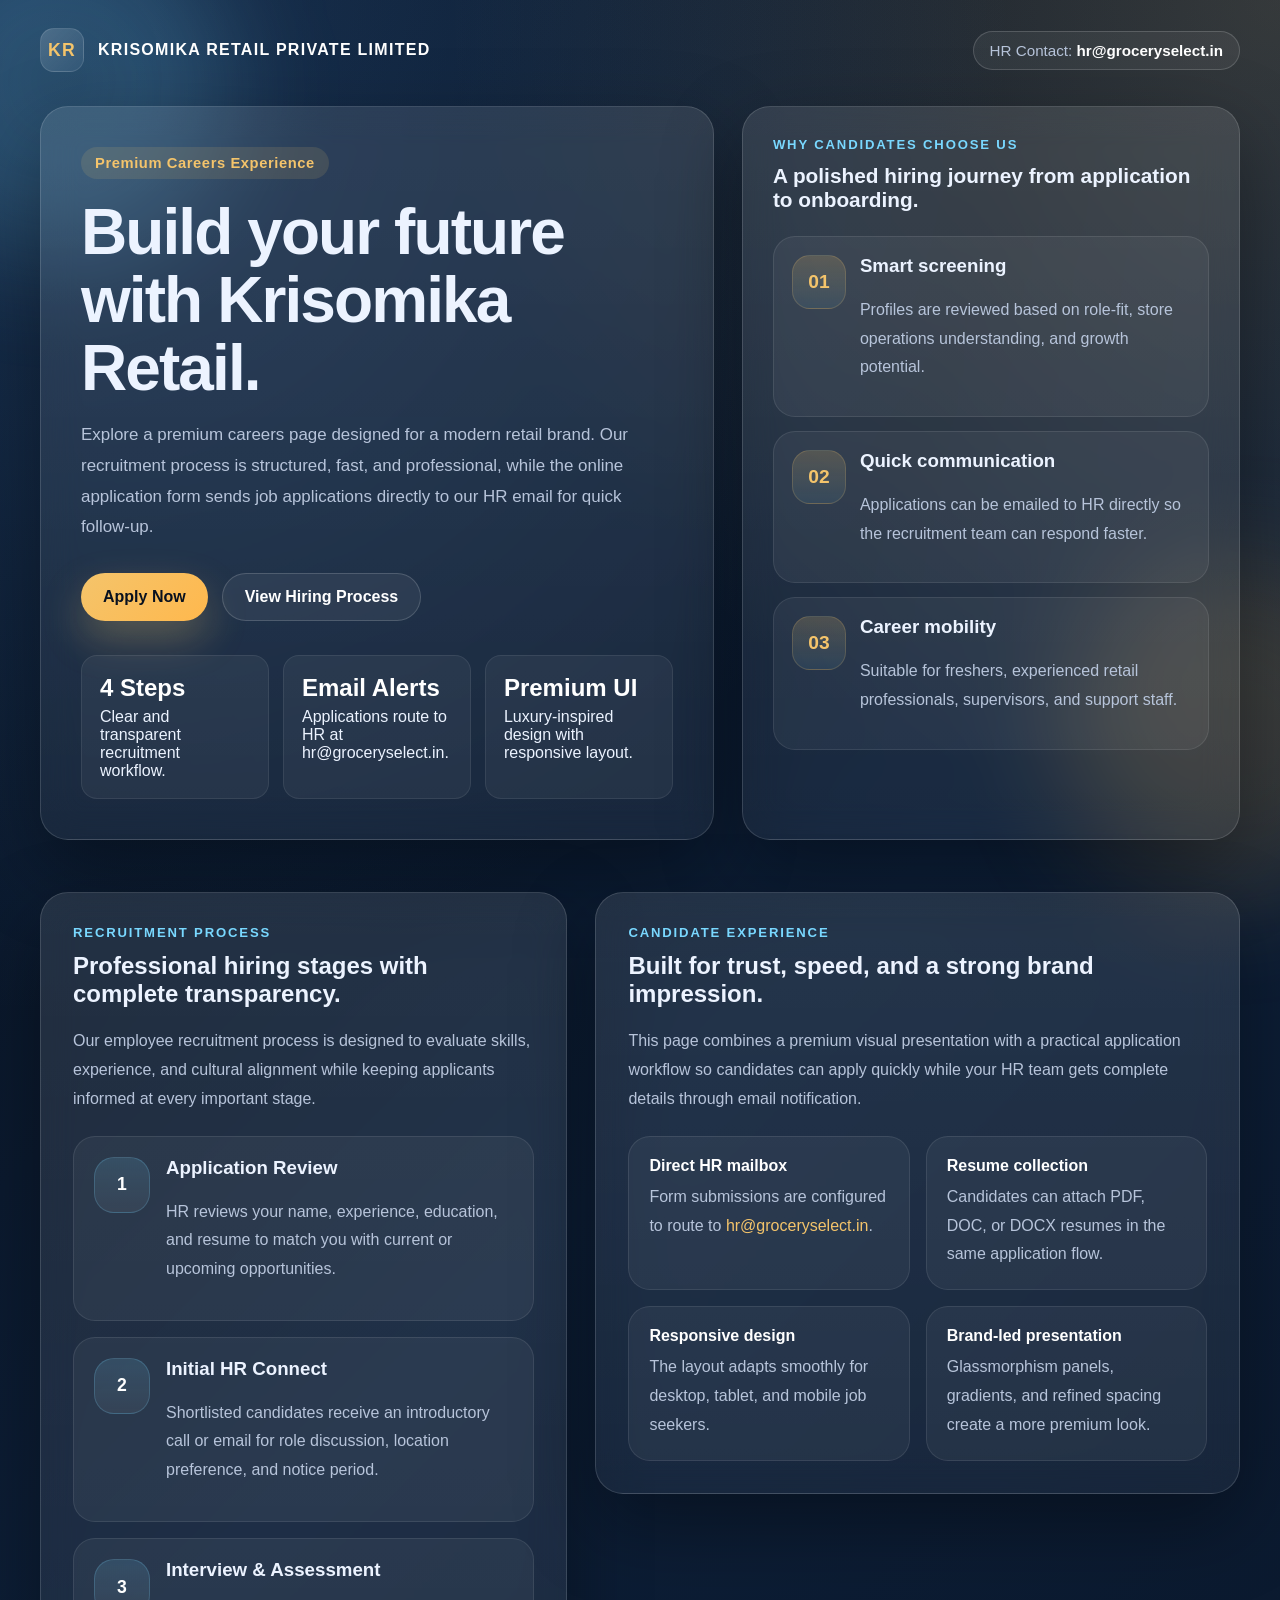
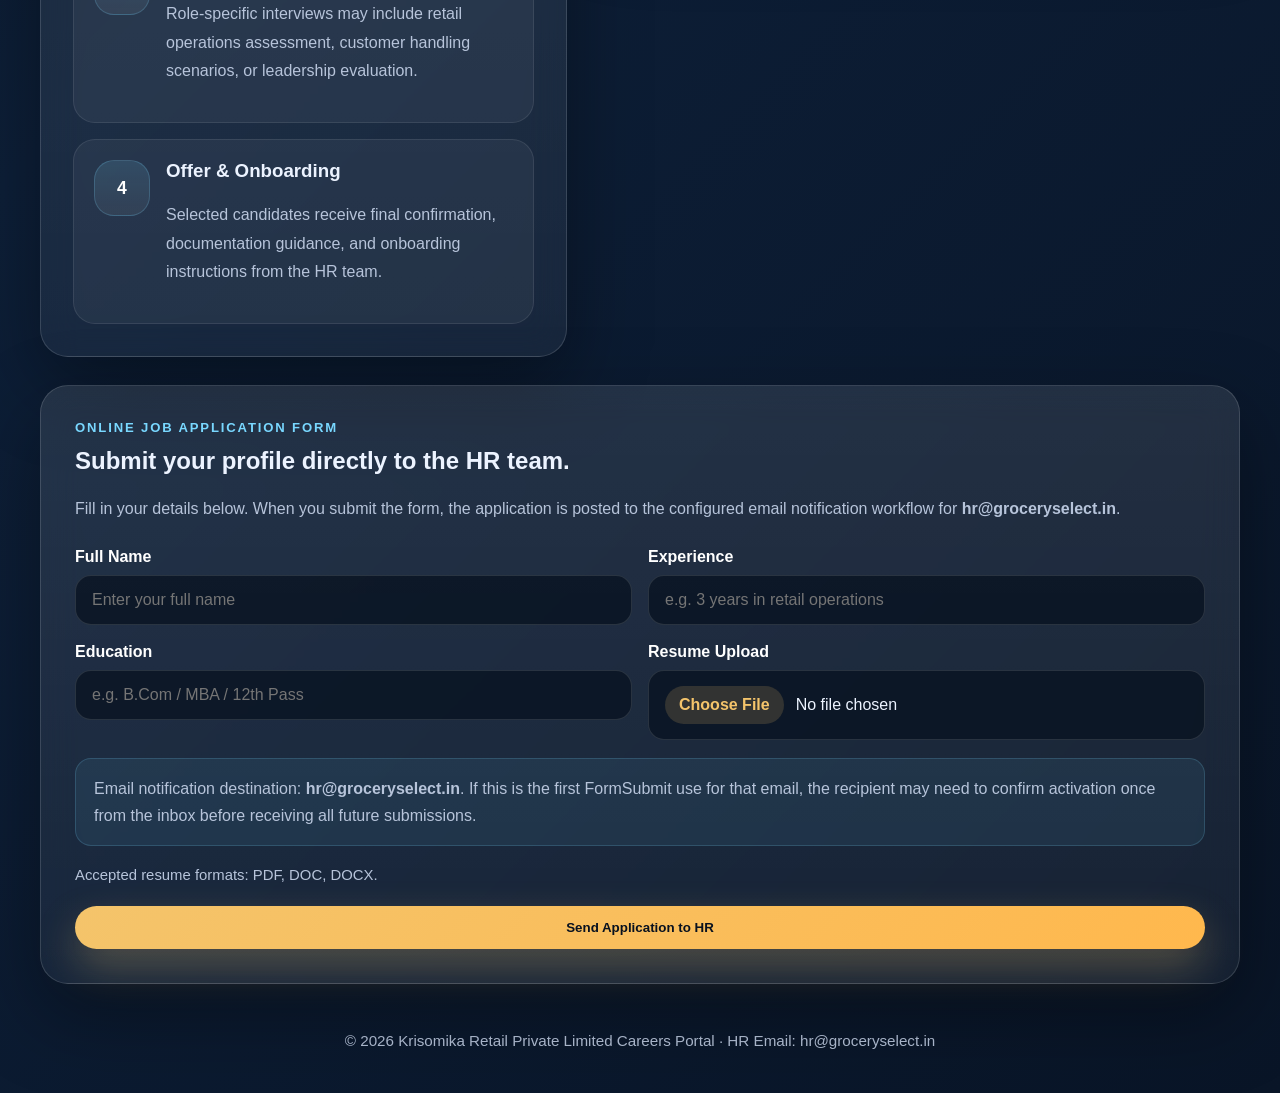
<file: index.html>
<!DOCTYPE html>
<html lang="en">
<head>
  <meta charset="UTF-8" />
  <meta name="viewport" content="width=device-width, initial-scale=1.0" />
  <title>Krisomika Retail Private Limited | Careers</title>
  <style>
    :root {
      --bg: #08111f;
      --surface: rgba(10, 22, 40, 0.72);
      --surface-strong: rgba(7, 17, 31, 0.92);
      --card: rgba(255, 255, 255, 0.08);
      --card-border: rgba(255, 255, 255, 0.14);
      --text: #ecf3ff;
      --muted: #b7c4da;
      --gold: #f4c46b;
      --gold-strong: #ffb84d;
      --cyan: #79d8ff;
      --success: #d8ffe7;
      --success-border: rgba(128, 246, 183, 0.45);
      --shadow: 0 30px 80px rgba(0, 0, 0, 0.36);
      --radius-xl: 28px;
      --radius-lg: 22px;
      --radius-md: 16px;
    }

    * { box-sizing: border-box; }

    html {
      scroll-behavior: smooth;
    }

    body {
      margin: 0;
      min-height: 100vh;
      font-family: Inter, Arial, Helvetica, sans-serif;
      color: var(--text);
      background:
        radial-gradient(circle at top left, rgba(74, 144, 226, 0.28), transparent 34%),
        radial-gradient(circle at top right, rgba(244, 196, 107, 0.18), transparent 28%),
        linear-gradient(135deg, #07101d 0%, #0d1f38 45%, #091527 100%);
    }

    body::before,
    body::after {
      content: "";
      position: fixed;
      inset: auto;
      width: 340px;
      height: 340px;
      border-radius: 50%;
      filter: blur(55px);
      pointer-events: none;
      z-index: 0;
    }

    body::before {
      top: -80px;
      left: -110px;
      background: rgba(121, 216, 255, 0.2);
    }

    body::after {
      right: -120px;
      bottom: 0;
      background: rgba(255, 184, 77, 0.16);
    }

    .page-shell {
      position: relative;
      z-index: 1;
    }

    .container {
      width: min(1200px, calc(100% - 32px));
      margin: 0 auto;
    }

    .topbar {
      display: flex;
      justify-content: space-between;
      align-items: center;
      gap: 16px;
      padding: 28px 0 8px;
    }

    .brand {
      display: flex;
      align-items: center;
      gap: 14px;
      font-weight: 700;
      letter-spacing: 0.08em;
      text-transform: uppercase;
      color: #fff;
    }

    .brand-badge {
      width: 44px;
      height: 44px;
      border-radius: 14px;
      display: grid;
      place-items: center;
      background: linear-gradient(135deg, rgba(255,255,255,0.16), rgba(255,255,255,0.04));
      border: 1px solid rgba(255,255,255,0.12);
      box-shadow: var(--shadow);
      color: var(--gold);
      font-size: 1.1rem;
    }

    .contact-chip {
      padding: 10px 16px;
      border-radius: 999px;
      border: 1px solid rgba(255,255,255,0.16);
      background: rgba(255,255,255,0.06);
      color: var(--muted);
      font-size: 0.95rem;
    }

    .contact-chip a {
      color: #fff;
      text-decoration: none;
      font-weight: 700;
    }

    .hero {
      padding: 26px 0 52px;
    }

    .hero-grid {
      display: grid;
      grid-template-columns: minmax(0, 1.15fr) minmax(320px, 0.85fr);
      gap: 28px;
      align-items: stretch;
    }

    .glass-card {
      background: linear-gradient(180deg, rgba(255,255,255,0.1), rgba(255,255,255,0.05));
      border: 1px solid var(--card-border);
      border-radius: var(--radius-xl);
      box-shadow: var(--shadow);
      backdrop-filter: blur(18px);
      -webkit-backdrop-filter: blur(18px);
    }

    .hero-copy {
      padding: 40px;
    }

    .eyebrow {
      display: inline-flex;
      align-items: center;
      gap: 8px;
      padding: 8px 14px;
      border-radius: 999px;
      margin-bottom: 20px;
      background: rgba(244, 196, 107, 0.12);
      color: var(--gold);
      font-weight: 700;
      font-size: 0.92rem;
      letter-spacing: 0.04em;
    }

    h1, h2, h3, p { margin-top: 0; }

    h1 {
      font-size: clamp(2.4rem, 5vw, 4.7rem);
      line-height: 1.06;
      margin-bottom: 18px;
      letter-spacing: -0.03em;
    }

    .hero-copy p {
      color: var(--muted);
      font-size: 1.06rem;
      line-height: 1.8;
      max-width: 60ch;
    }

    .cta-row {
      display: flex;
      flex-wrap: wrap;
      gap: 14px;
      margin-top: 30px;
    }

    .btn,
    .btn-secondary {
      display: inline-flex;
      align-items: center;
      justify-content: center;
      gap: 10px;
      padding: 14px 22px;
      border-radius: 999px;
      text-decoration: none;
      font-weight: 700;
      transition: transform 0.2s ease, box-shadow 0.2s ease, background 0.2s ease;
      cursor: pointer;
    }

    .btn {
      border: none;
      color: #08111f;
      background: linear-gradient(135deg, var(--gold), var(--gold-strong));
      box-shadow: 0 18px 40px rgba(244, 196, 107, 0.28);
    }

    .btn-secondary {
      color: #fff;
      border: 1px solid rgba(255,255,255,0.16);
      background: rgba(255,255,255,0.06);
    }

    .btn:hover,
    .btn-secondary:hover {
      transform: translateY(-2px);
    }

    .metric-grid {
      display: grid;
      grid-template-columns: repeat(3, minmax(0, 1fr));
      gap: 14px;
      margin-top: 34px;
    }

    .metric {
      padding: 18px;
      border-radius: var(--radius-md);
      background: rgba(255,255,255,0.05);
      border: 1px solid rgba(255,255,255,0.08);
    }

    .metric strong {
      display: block;
      font-size: 1.5rem;
      color: #fff;
      margin-bottom: 6px;
    }

    .hero-panel {
      padding: 30px;
      display: grid;
      gap: 18px;
      align-content: start;
    }

    .panel-title {
      font-size: 1.3rem;
      margin-bottom: 6px;
    }

    .feature-list {
      display: grid;
      gap: 14px;
    }

    .feature-item,
    .timeline-item,
    .info-card {
      border-radius: var(--radius-lg);
      border: 1px solid rgba(255,255,255,0.09);
      background: rgba(255,255,255,0.05);
    }

    .feature-item {
      display: grid;
      grid-template-columns: 54px 1fr;
      gap: 14px;
      padding: 18px;
    }

    .icon {
      width: 54px;
      height: 54px;
      border-radius: 18px;
      display: grid;
      place-items: center;
      color: var(--gold);
      background: linear-gradient(180deg, rgba(244,196,107,0.18), rgba(121,216,255,0.08));
      border: 1px solid rgba(244, 196, 107, 0.18);
      font-size: 1.2rem;
      font-weight: 700;
    }

    .section {
      padding: 0 0 28px;
    }

    .section-grid {
      display: grid;
      grid-template-columns: minmax(0, 0.9fr) minmax(0, 1.1fr);
      gap: 28px;
      align-items: start;
    }

    .section-card {
      padding: 32px;
    }

    .section-kicker {
      color: var(--cyan);
      text-transform: uppercase;
      letter-spacing: 0.14em;
      font-size: 0.82rem;
      margin-bottom: 12px;
      font-weight: 700;
    }

    .lead {
      color: var(--muted);
      line-height: 1.8;
      font-size: 1rem;
    }

    .timeline {
      display: grid;
      gap: 16px;
      margin-top: 22px;
    }

    .timeline-item {
      padding: 20px;
      display: grid;
      grid-template-columns: 56px 1fr;
      gap: 16px;
    }

    .timeline-step {
      width: 56px;
      height: 56px;
      border-radius: 20px;
      display: grid;
      place-items: center;
      background: linear-gradient(180deg, rgba(121,216,255,0.14), rgba(255,255,255,0.06));
      color: #fff;
      font-weight: 800;
      font-size: 1.1rem;
      border: 1px solid rgba(121,216,255,0.2);
    }

    .info-grid {
      display: grid;
      grid-template-columns: repeat(2, minmax(0, 1fr));
      gap: 16px;
      margin-top: 22px;
    }

    .info-card {
      padding: 20px;
    }

    .info-card strong {
      display: block;
      color: #fff;
      margin-bottom: 8px;
    }

    .form-card {
      padding: 34px;
    }

    form {
      display: grid;
      gap: 18px;
      margin-top: 24px;
    }

    .field-grid {
      display: grid;
      grid-template-columns: repeat(2, minmax(0, 1fr));
      gap: 16px;
    }

    .field label {
      display: block;
      margin-bottom: 9px;
      font-weight: 700;
      color: #fff;
    }

    .field input,
    .field textarea,
    .field select {
      width: 100%;
      padding: 15px 16px;
      border-radius: 16px;
      border: 1px solid rgba(255,255,255,0.12);
      background: rgba(7,17,31,0.72);
      color: var(--text);
      font: inherit;
      outline: none;
      transition: border-color 0.2s ease, box-shadow 0.2s ease, background 0.2s ease;
    }

    .field input:focus,
    .field textarea:focus,
    .field select:focus {
      border-color: rgba(244,196,107,0.72);
      box-shadow: 0 0 0 4px rgba(244,196,107,0.1);
      background: rgba(7,17,31,0.92);
    }

    .field input::file-selector-button {
      margin-right: 12px;
      border: none;
      border-radius: 999px;
      padding: 10px 14px;
      background: rgba(244,196,107,0.16);
      color: var(--gold);
      font-weight: 700;
      cursor: pointer;
    }

    .helper {
      color: var(--muted);
      font-size: 0.93rem;
      line-height: 1.6;
    }

    .submit-note {
      padding: 16px 18px;
      border-radius: 16px;
      background: rgba(121,216,255,0.08);
      border: 1px solid rgba(121,216,255,0.18);
      color: var(--muted);
      line-height: 1.7;
    }

    .success {
      display: none;
      padding: 16px 18px;
      border-radius: 16px;
      background: rgba(115, 255, 175, 0.12);
      border: 1px solid var(--success-border);
      color: var(--success);
      font-weight: 600;
    }

    footer {
      padding: 20px 0 44px;
      text-align: center;
      color: var(--muted);
      font-size: 0.95rem;
    }

    @media (max-width: 960px) {
      .hero-grid,
      .section-grid,
      .field-grid,
      .info-grid,
      .metric-grid {
        grid-template-columns: 1fr;
      }

      .hero-copy,
      .hero-panel,
      .section-card,
      .form-card {
        padding: 26px;
      }
    }

    @media (max-width: 640px) {
      .topbar {
        flex-direction: column;
        align-items: flex-start;
      }

      h1 {
        font-size: 2.4rem;
      }

      .timeline-item,
      .feature-item {
        grid-template-columns: 1fr;
      }
    }
  </style>
</head>
<body>
  <div class="page-shell">
    <div class="container topbar">
      <div class="brand">
        <div class="brand-badge">KR</div>
        <div>Krisomika Retail Private Limited</div>
      </div>
      <div class="contact-chip">HR Contact: <a href="mailto:hr@groceryselect.in">hr@groceryselect.in</a></div>
    </div>

    <header class="hero">
      <div class="container hero-grid">
        <section class="glass-card hero-copy">
          <div class="eyebrow">Premium Careers Experience</div>
          <h1>Build your future with Krisomika Retail.</h1>
          <p>
            Explore a premium careers page designed for a modern retail brand. Our recruitment process is structured, fast, and professional, while the online application form sends job applications directly to our HR email for quick follow-up.
          </p>
          <div class="cta-row">
            <a class="btn" href="#application-form">Apply Now</a>
            <a class="btn-secondary" href="#recruitment-process">View Hiring Process</a>
          </div>
          <div class="metric-grid">
            <div class="metric">
              <strong>4 Steps</strong>
              <span>Clear and transparent recruitment workflow.</span>
            </div>
            <div class="metric">
              <strong>Email Alerts</strong>
              <span>Applications route to HR at hr@groceryselect.in.</span>
            </div>
            <div class="metric">
              <strong>Premium UI</strong>
              <span>Luxury-inspired design with responsive layout.</span>
            </div>
          </div>
        </section>

        <aside class="glass-card hero-panel">
          <div>
            <div class="section-kicker">Why candidates choose us</div>
            <h2 class="panel-title">A polished hiring journey from application to onboarding.</h2>
          </div>
          <div class="feature-list">
            <article class="feature-item">
              <div class="icon">01</div>
              <div>
                <h3>Smart screening</h3>
                <p class="lead">Profiles are reviewed based on role-fit, store operations understanding, and growth potential.</p>
              </div>
            </article>
            <article class="feature-item">
              <div class="icon">02</div>
              <div>
                <h3>Quick communication</h3>
                <p class="lead">Applications can be emailed to HR directly so the recruitment team can respond faster.</p>
              </div>
            </article>
            <article class="feature-item">
              <div class="icon">03</div>
              <div>
                <h3>Career mobility</h3>
                <p class="lead">Suitable for freshers, experienced retail professionals, supervisors, and support staff.</p>
              </div>
            </article>
          </div>
        </aside>
      </div>
    </header>

    <main>
      <section class="section" id="recruitment-process">
        <div class="container section-grid">
          <article class="glass-card section-card">
            <div class="section-kicker">Recruitment Process</div>
            <h2>Professional hiring stages with complete transparency.</h2>
            <p class="lead">
              Our employee recruitment process is designed to evaluate skills, experience, and cultural alignment while keeping applicants informed at every important stage.
            </p>
            <div class="timeline">
              <article class="timeline-item">
                <div class="timeline-step">1</div>
                <div>
                  <h3>Application Review</h3>
                  <p class="lead">HR reviews your name, experience, education, and resume to match you with current or upcoming opportunities.</p>
                </div>
              </article>
              <article class="timeline-item">
                <div class="timeline-step">2</div>
                <div>
                  <h3>Initial HR Connect</h3>
                  <p class="lead">Shortlisted candidates receive an introductory call or email for role discussion, location preference, and notice period.</p>
                </div>
              </article>
              <article class="timeline-item">
                <div class="timeline-step">3</div>
                <div>
                  <h3>Interview & Assessment</h3>
                  <p class="lead">Role-specific interviews may include retail operations assessment, customer handling scenarios, or leadership evaluation.</p>
                </div>
              </article>
              <article class="timeline-item">
                <div class="timeline-step">4</div>
                <div>
                  <h3>Offer & Onboarding</h3>
                  <p class="lead">Selected candidates receive final confirmation, documentation guidance, and onboarding instructions from the HR team.</p>
                </div>
              </article>
            </div>
          </article>

          <article class="glass-card section-card">
            <div class="section-kicker">Candidate Experience</div>
            <h2>Built for trust, speed, and a strong brand impression.</h2>
            <p class="lead">
              This page combines a premium visual presentation with a practical application workflow so candidates can apply quickly while your HR team gets complete details through email notification.
            </p>
            <div class="info-grid">
              <div class="info-card">
                <strong>Direct HR mailbox</strong>
                <span class="lead">Form submissions are configured to route to <a href="mailto:hr@groceryselect.in" style="color: var(--gold); text-decoration: none;">hr@groceryselect.in</a>.</span>
              </div>
              <div class="info-card">
                <strong>Resume collection</strong>
                <span class="lead">Candidates can attach PDF, DOC, or DOCX resumes in the same application flow.</span>
              </div>
              <div class="info-card">
                <strong>Responsive design</strong>
                <span class="lead">The layout adapts smoothly for desktop, tablet, and mobile job seekers.</span>
              </div>
              <div class="info-card">
                <strong>Brand-led presentation</strong>
                <span class="lead">Glassmorphism panels, gradients, and refined spacing create a more premium look.</span>
              </div>
            </div>
          </article>
        </div>
      </section>

      <section class="section" id="application-form">
        <div class="container">
          <article class="glass-card form-card">
            <div class="section-kicker">Online Job Application Form</div>
            <h2>Submit your profile directly to the HR team.</h2>
            <p class="lead">
              Fill in your details below. When you submit the form, the application is posted to the configured email notification workflow for <strong>hr@groceryselect.in</strong>.
            </p>

            <form id="jobApplicationForm" action="https://formsubmit.co/hr@groceryselect.in" method="POST" enctype="multipart/form-data">
              <input type="hidden" name="_subject" value="New Job Application - Krisomika Retail Private Limited" />
              <input type="hidden" name="_captcha" value="false" />
              <input type="hidden" name="_template" value="table" />

              <div class="field-grid">
                <div class="field">
                  <label for="name">Full Name</label>
                  <input id="name" name="Full Name" type="text" placeholder="Enter your full name" required />
                </div>
                <div class="field">
                  <label for="experience">Experience</label>
                  <input id="experience" name="Experience" type="text" placeholder="e.g. 3 years in retail operations" required />
                </div>
              </div>

              <div class="field-grid">
                <div class="field">
                  <label for="education">Education</label>
                  <input id="education" name="Education" type="text" placeholder="e.g. B.Com / MBA / 12th Pass" required />
                </div>
                <div class="field">
                  <label for="resume">Resume Upload</label>
                  <input id="resume" name="attachment" type="file" accept=".pdf,.doc,.docx" required />
                </div>
              </div>

              <div class="submit-note">
                Email notification destination: <strong>hr@groceryselect.in</strong>. If this is the first FormSubmit use for that email, the recipient may need to confirm activation once from the inbox before receiving all future submissions.
              </div>

              <div class="helper" id="fileNote">Accepted resume formats: PDF, DOC, DOCX.</div>
              <button class="btn" type="submit">Send Application to HR</button>
              <div class="success" id="successMessage">Your application is ready to be sent. After submit, the details will be forwarded to hr@groceryselect.in through the configured email form endpoint.</div>
            </form>
          </article>
        </div>
      </section>
    </main>

    <footer>
      © 2026 Krisomika Retail Private Limited Careers Portal · HR Email: hr@groceryselect.in
    </footer>
  </div>

  <script>
    const form = document.getElementById('jobApplicationForm');
    const resumeInput = document.getElementById('resume');
    const fileNote = document.getElementById('fileNote');
    const successMessage = document.getElementById('successMessage');

    resumeInput.addEventListener('change', () => {
      const file = resumeInput.files[0];
      fileNote.textContent = file ? `Selected resume: ${file.name}` : 'Accepted resume formats: PDF, DOC, DOCX.';
    });

    form.addEventListener('submit', () => {
      successMessage.style.display = 'block';
    });
  </script>
</body>
</html>
</file>
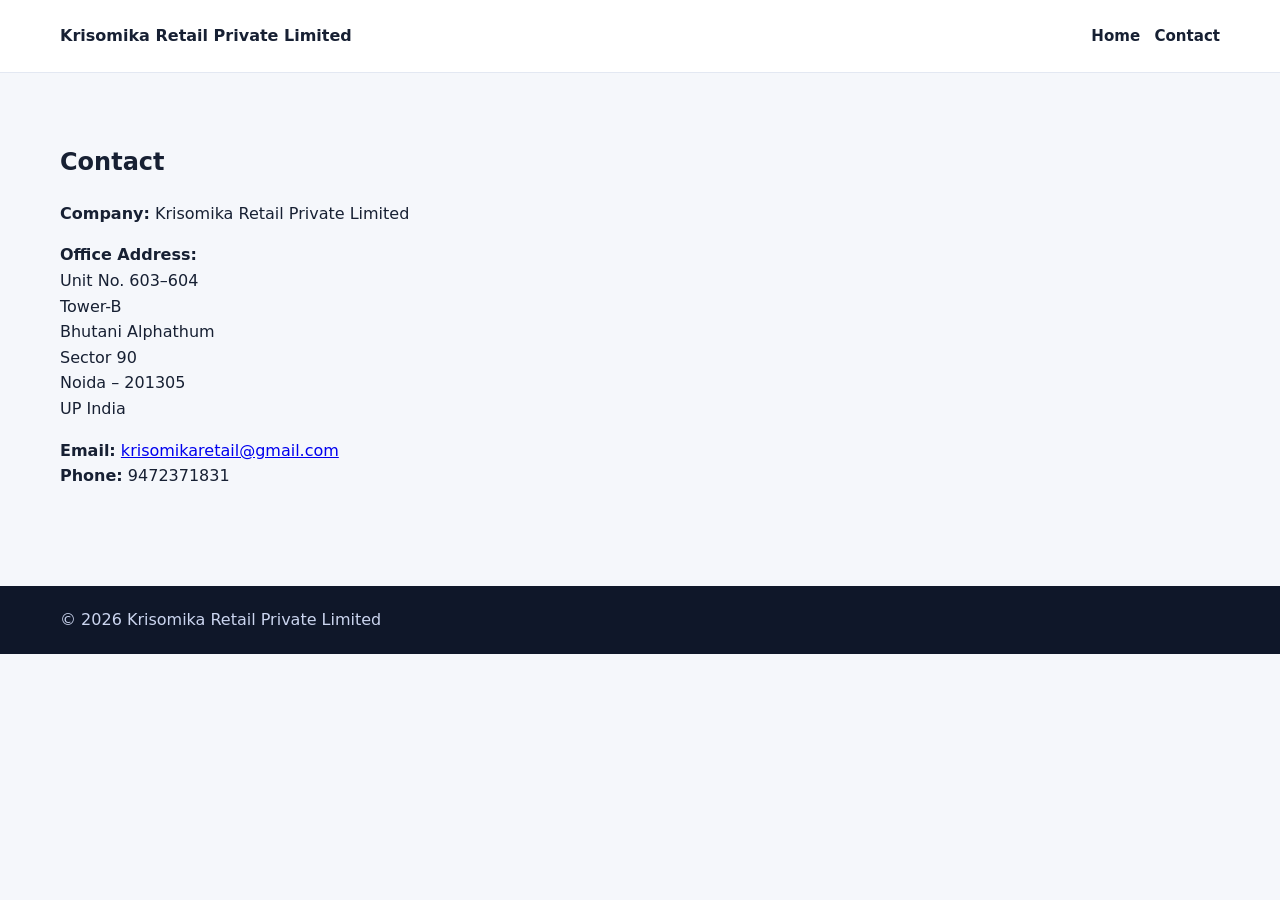
<file: contact.html>
<!doctype html><html lang="en"><head><meta charset="UTF-8"/><meta name="viewport" content="width=device-width, initial-scale=1.0"/><title>Contact | Krisomika Retail Private Limited</title><link rel="stylesheet" href="styles.css"/></head><body>
<header class="site-header"><div class="container nav-wrap"><div class="brand">Krisomika Retail Private Limited</div><nav><a href="index.html">Home</a><a href="contact.html">Contact</a></nav></div></header>
<section class="section"><div class="container"><h1>Contact</h1><p><strong>Company:</strong> Krisomika Retail Private Limited</p><p><strong>Office Address:</strong><br/>Unit No. 603–604<br/>Tower-B<br/>Bhutani Alphathum<br/>Sector 90<br/>Noida – 201305<br/>UP India</p><p><strong>Email:</strong> <a href="mailto:krisomikaretail@gmail.com">krisomikaretail@gmail.com</a><br/><strong>Phone:</strong> 9472371831</p></div></section>
<footer class="footer"><div class="container">© <span id="year"></span> Krisomika Retail Private Limited</div></footer><script src="script.js"></script></body></html>
</file>
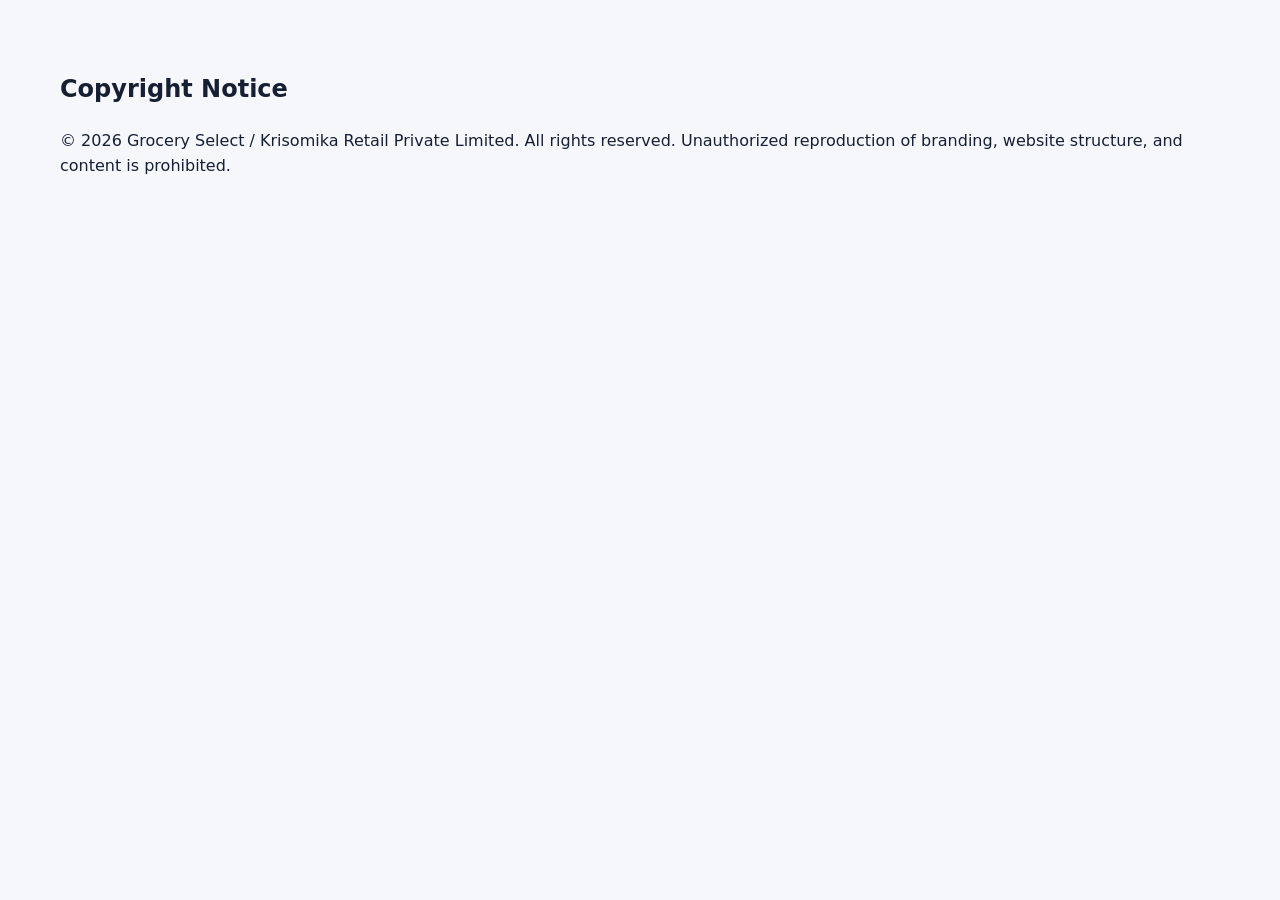
<file: copyright.html>
<!doctype html><html lang="en"><head><meta charset="UTF-8"/><meta name="viewport" content="width=device-width, initial-scale=1.0"/><title>Copyright Notice | Grocery Select</title><link rel="stylesheet" href="styles.css"/></head><body><section class="section"><div class="container"><h1>Copyright Notice</h1><p>© <span id="year"></span> Grocery Select / Krisomika Retail Private Limited. All rights reserved. Unauthorized reproduction of branding, website structure, and content is prohibited.</p></div></section><script src="script.js"></script></body></html>
</file>
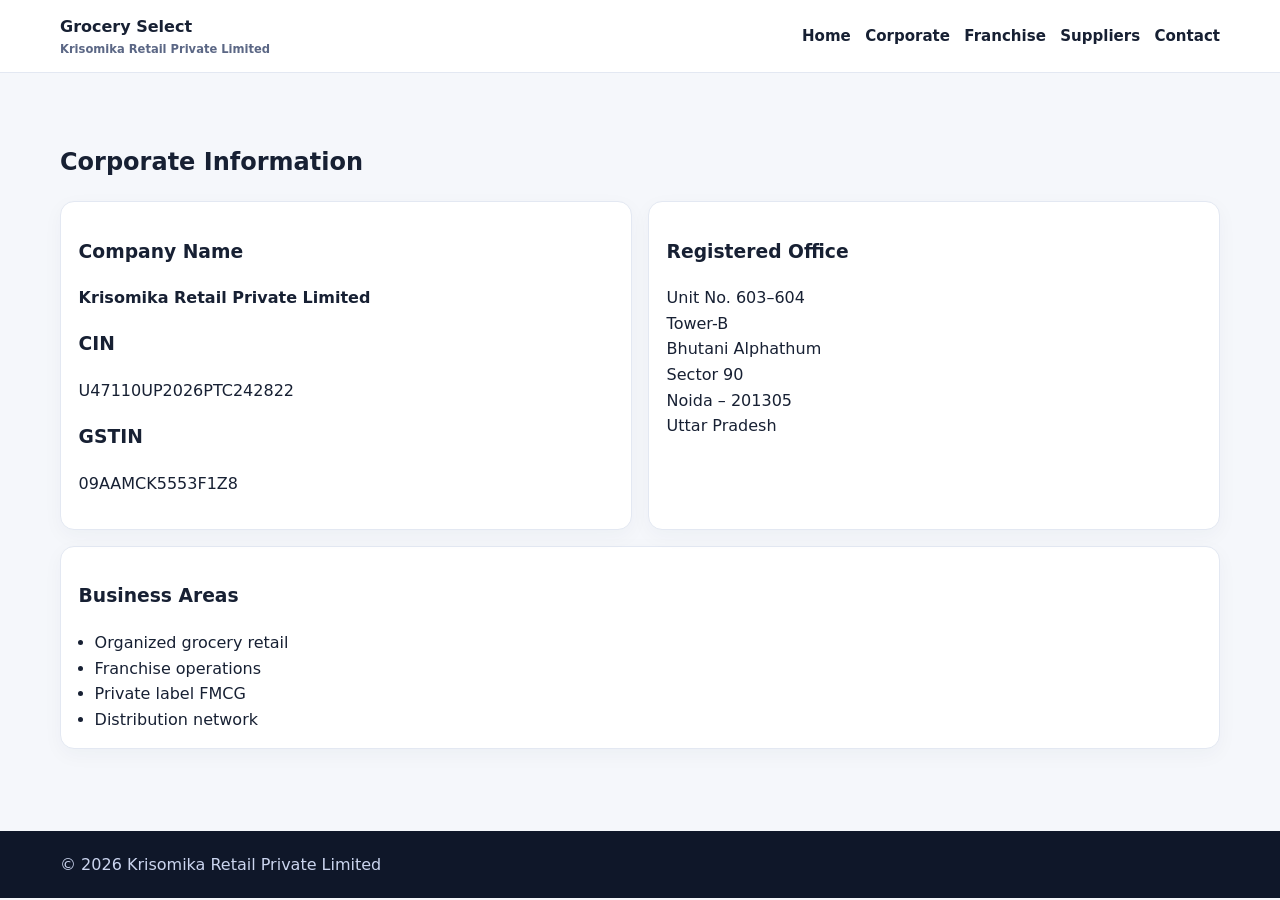
<file: corporate.html>
<!doctype html>
<html lang="en">
<head>
  <meta charset="UTF-8" />
  <meta name="viewport" content="width=device-width, initial-scale=1.0" />
  <title>Corporate Information | Grocery Select</title>
  <link rel="stylesheet" href="styles.css" />
</head>
<body>
  <header class="site-header">
    <div class="container nav-wrap">
      <div class="brand">Grocery Select <small>Krisomika Retail Private Limited</small></div>
      <nav>
        <a href="index.html">Home</a><a href="corporate.html">Corporate</a><a href="franchise.html">Franchise</a><a href="suppliers.html">Suppliers</a><a href="contact.html">Contact</a>
      </nav>
    </div>
  </header>

  <section class="section">
    <div class="container">
      <h1>Corporate Information</h1>
      <div class="grid-2">
        <article class="card">
          <h3>Company Name</h3>
          <p><strong>Krisomika Retail Private Limited</strong></p>
          <h3>CIN</h3>
          <p>U47110UP2026PTC242822</p>
          <h3>GSTIN</h3>
          <p>09AAMCK5553F1Z8</p>
        </article>
        <article class="card">
          <h3>Registered Office</h3>
          <p>
            Unit No. 603–604<br />
            Tower-B<br />
            Bhutani Alphathum<br />
            Sector 90<br />
            Noida – 201305<br />
            Uttar Pradesh
          </p>
        </article>
      </div>

      <article class="card" style="margin-top:1rem;">
        <h3>Business Areas</h3>
        <ul class="list">
          <li>Organized grocery retail</li>
          <li>Franchise operations</li>
          <li>Private label FMCG</li>
          <li>Distribution network</li>
        </ul>
      </article>
    </div>
  </section>

  <footer class="footer"><div class="container">© <span id="year"></span> Krisomika Retail Private Limited</div></footer>
  <script src="script.js"></script>
</body>
</html>
</file>
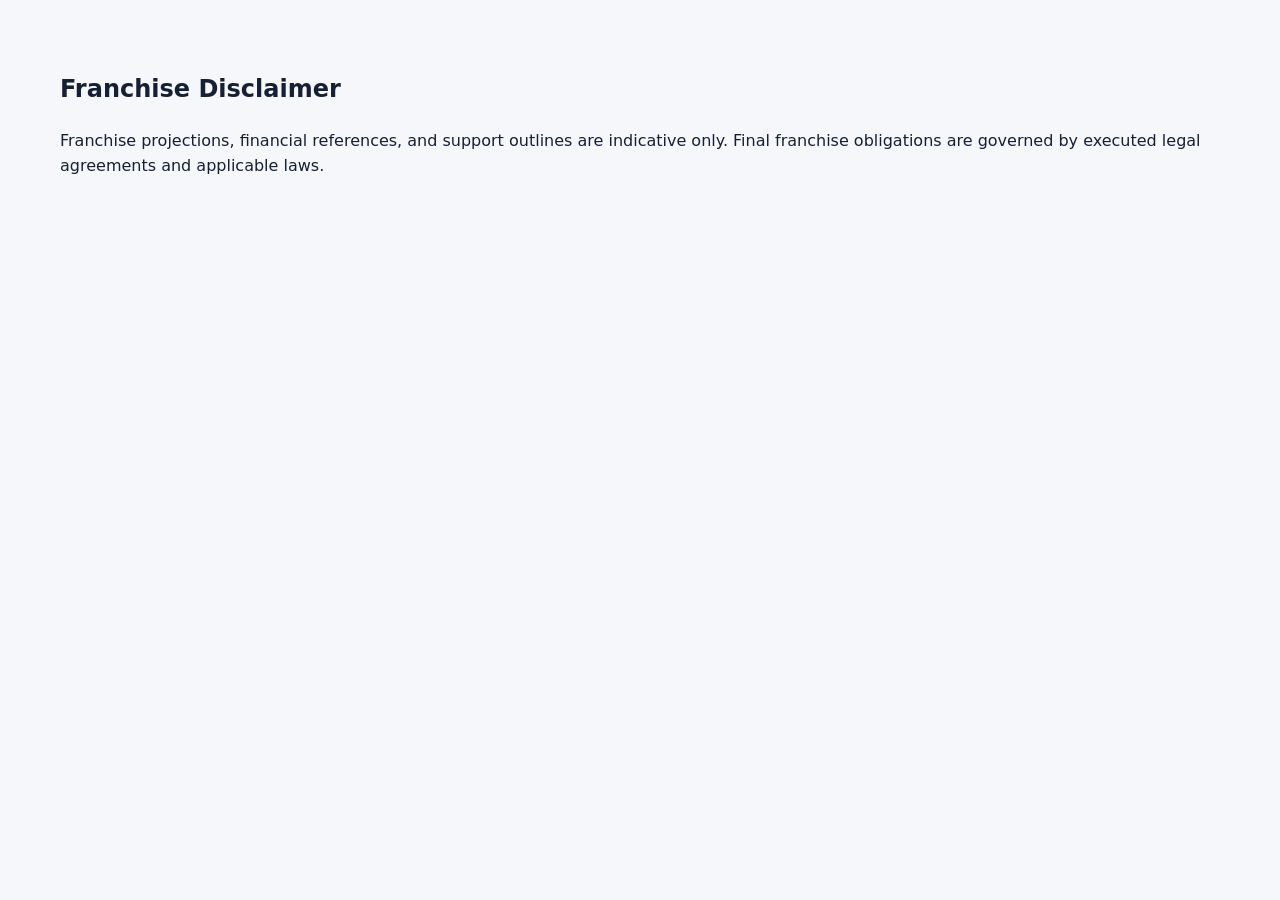
<file: disclaimer.html>
<!doctype html><html lang="en"><head><meta charset="UTF-8"/><meta name="viewport" content="width=device-width, initial-scale=1.0"/><title>Franchise Disclaimer | Grocery Select</title><link rel="stylesheet" href="styles.css"/></head><body><section class="section"><div class="container"><h1>Franchise Disclaimer</h1><p>Franchise projections, financial references, and support outlines are indicative only. Final franchise obligations are governed by executed legal agreements and applicable laws.</p></div></section></body></html>
</file>
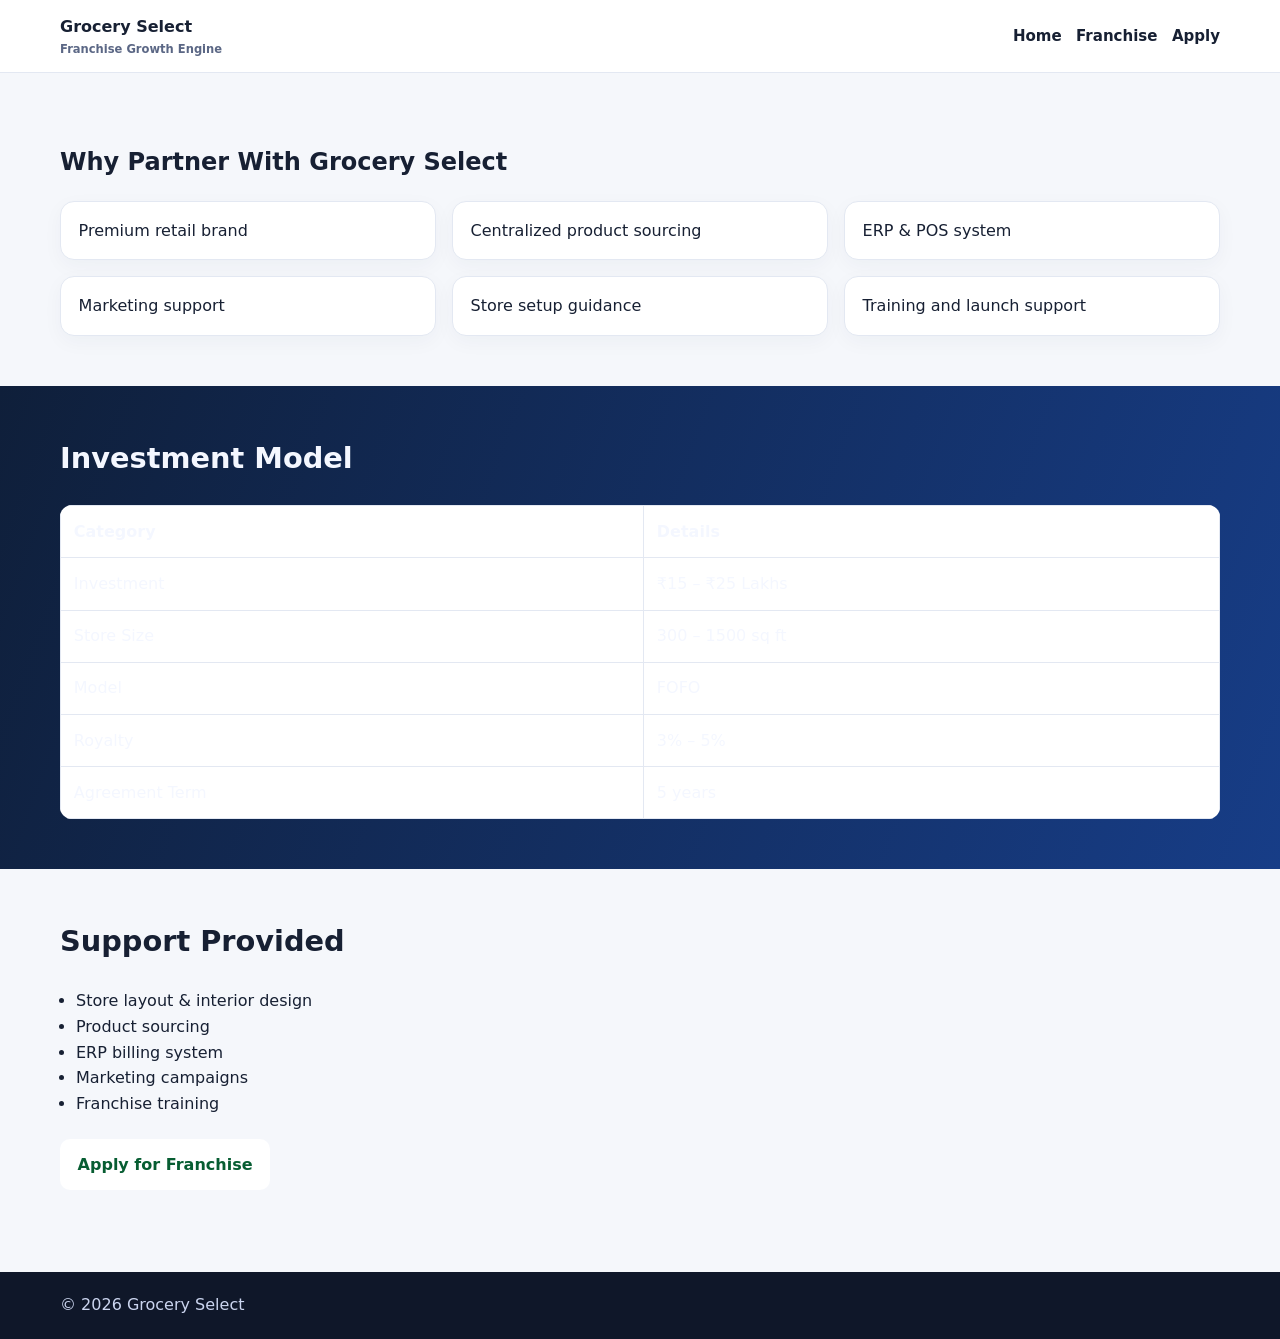
<file: franchise.html>
<!doctype html>
<html lang="en">
<head>
  <meta charset="UTF-8" />
  <meta name="viewport" content="width=device-width, initial-scale=1.0" />
  <title>Franchise Opportunity | Grocery Select</title>
  <link rel="stylesheet" href="styles.css" />
</head>
<body>
  <header class="site-header">
    <div class="container nav-wrap">
      <div class="brand">Grocery Select <small>Franchise Growth Engine</small></div>
      <nav><a href="index.html">Home</a><a href="franchise.html">Franchise</a><a href="contact.html">Apply</a></nav>
    </div>
  </header>

  <section class="section">
    <div class="container">
      <h1>Why Partner With Grocery Select</h1>
      <div class="grid-3">
        <div class="card">Premium retail brand</div>
        <div class="card">Centralized product sourcing</div>
        <div class="card">ERP & POS system</div>
        <div class="card">Marketing support</div>
        <div class="card">Store setup guidance</div>
        <div class="card">Training and launch support</div>
      </div>
    </div>
  </section>

  <section class="section band">
    <div class="container">
      <h2>Investment Model</h2>
      <table class="table">
        <tr><th>Category</th><th>Details</th></tr>
        <tr><td>Investment</td><td>₹15 – ₹25 Lakhs</td></tr>
        <tr><td>Store Size</td><td>300 – 1500 sq ft</td></tr>
        <tr><td>Model</td><td>FOFO</td></tr>
        <tr><td>Royalty</td><td>3% – 5%</td></tr>
        <tr><td>Agreement Term</td><td>5 years</td></tr>
      </table>
    </div>
  </section>

  <section class="section">
    <div class="container">
      <h2>Support Provided</h2>
      <ul class="list">
        <li>Store layout & interior design</li>
        <li>Product sourcing</li>
        <li>ERP billing system</li>
        <li>Marketing campaigns</li>
        <li>Franchise training</li>
      </ul>
      <div class="btn-row"><a class="btn primary" href="contact.html">Apply for Franchise</a></div>
    </div>
  </section>

  <footer class="footer"><div class="container">© <span id="year"></span> Grocery Select</div></footer>
  <script src="script.js"></script>
</body>
</html>
</file>
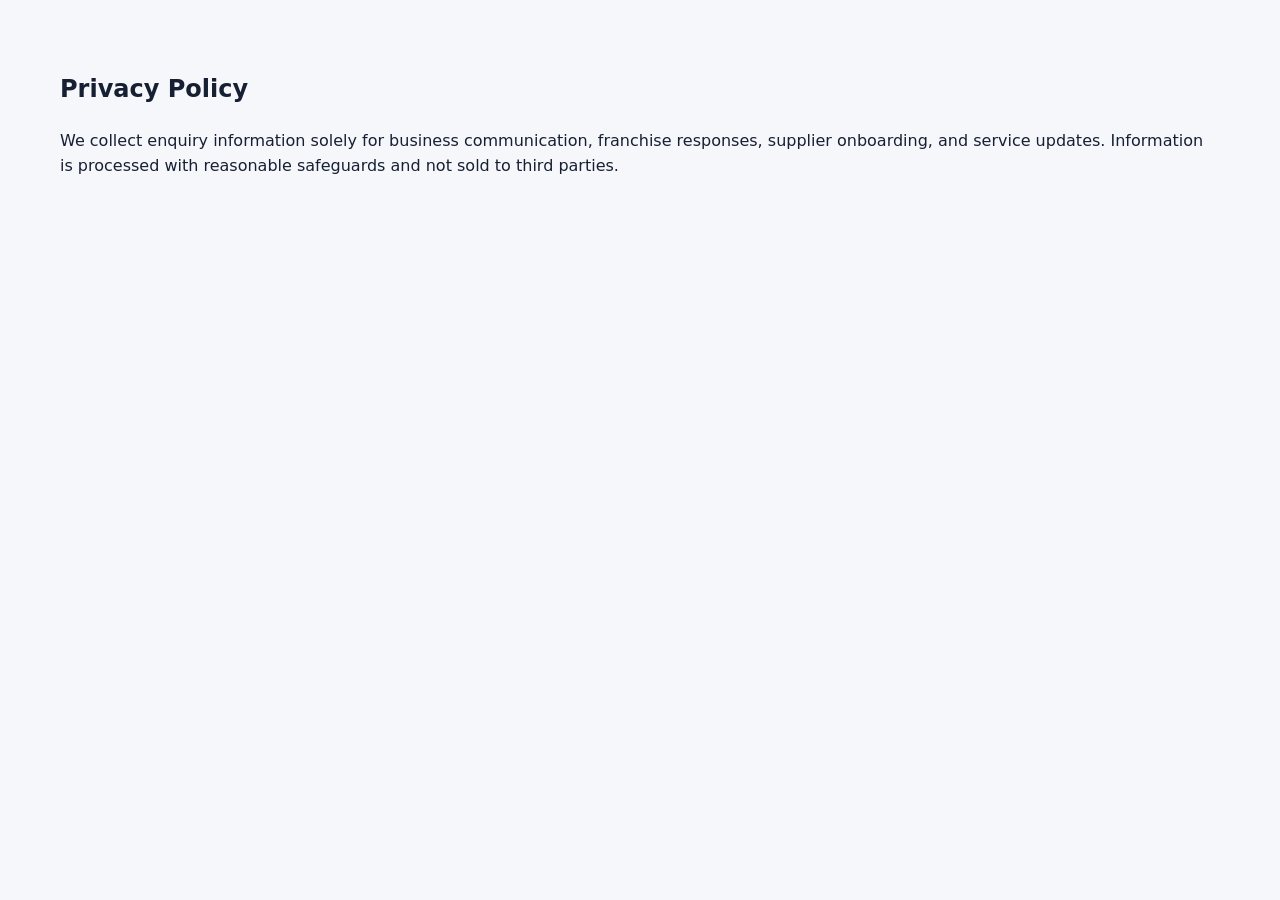
<file: privacy.html>
<!doctype html><html lang="en"><head><meta charset="UTF-8"/><meta name="viewport" content="width=device-width, initial-scale=1.0"/><title>Privacy Policy | Grocery Select</title><link rel="stylesheet" href="styles.css"/></head><body><section class="section"><div class="container"><h1>Privacy Policy</h1><p>We collect enquiry information solely for business communication, franchise responses, supplier onboarding, and service updates. Information is processed with reasonable safeguards and not sold to third parties.</p></div></section></body></html>
</file>
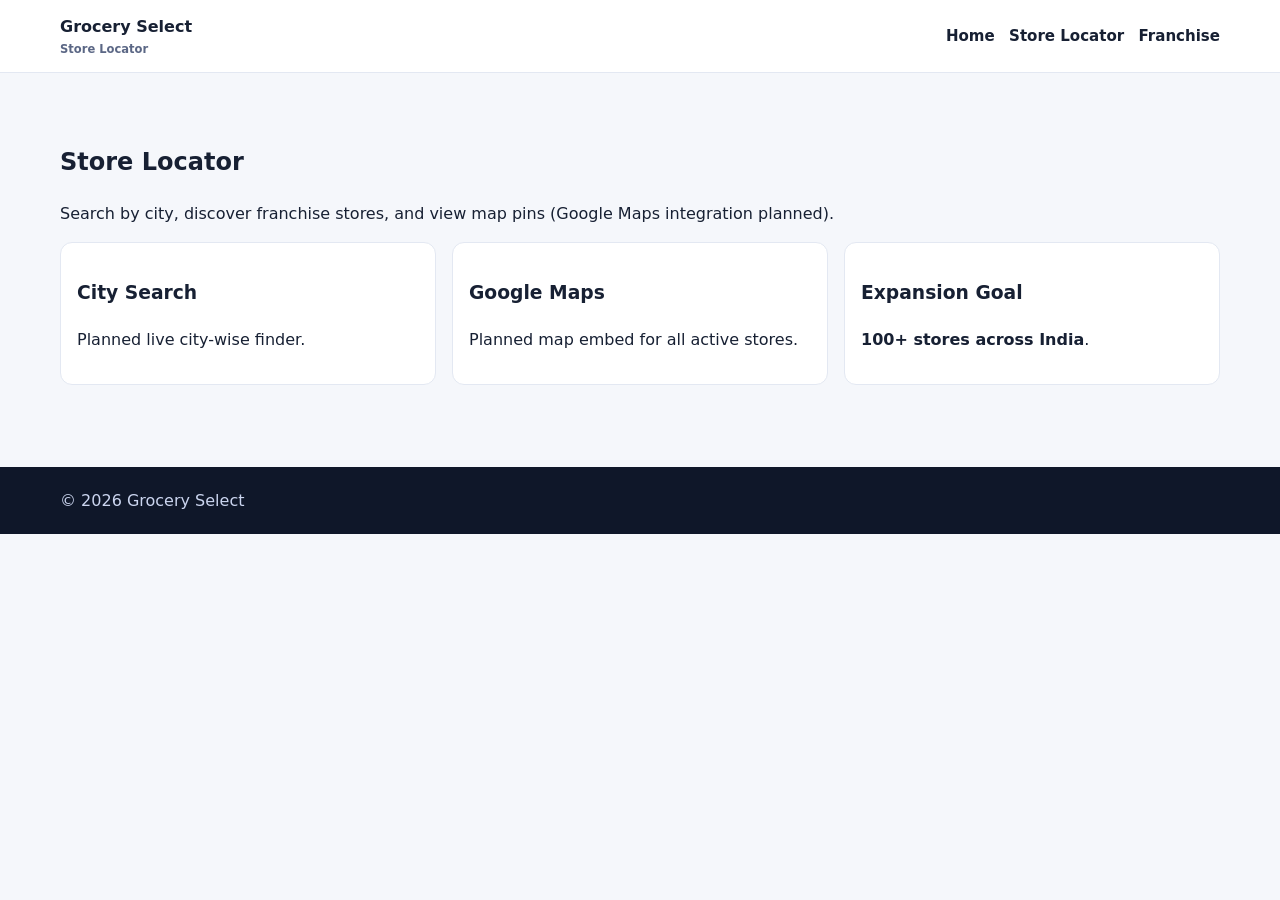
<file: stores.html>
<!doctype html><html lang="en"><head><meta charset="UTF-8"/><meta name="viewport" content="width=device-width, initial-scale=1.0"/><title>Store Locator | Grocery Select</title><link rel="stylesheet" href="styles.css"/></head><body>
<header class="site-header"><div class="container nav-wrap"><div class="brand">Grocery Select <small>Store Locator</small></div><nav><a href="index.html">Home</a><a href="stores.html">Store Locator</a><a href="franchise.html">Franchise</a></nav></div></header>
<section class="section"><div class="container"><h1>Store Locator</h1><p>Search by city, discover franchise stores, and view map pins (Google Maps integration planned).</p><div class="kpis"><div class="kpi"><h3>City Search</h3><p>Planned live city-wise finder.</p></div><div class="kpi"><h3>Google Maps</h3><p>Planned map embed for all active stores.</p></div><div class="kpi"><h3>Expansion Goal</h3><p><strong>100+ stores across India</strong>.</p></div></div></div></section>
<footer class="footer"><div class="container">© <span id="year"></span> Grocery Select</div></footer><script src="script.js"></script></body></html>
</file>
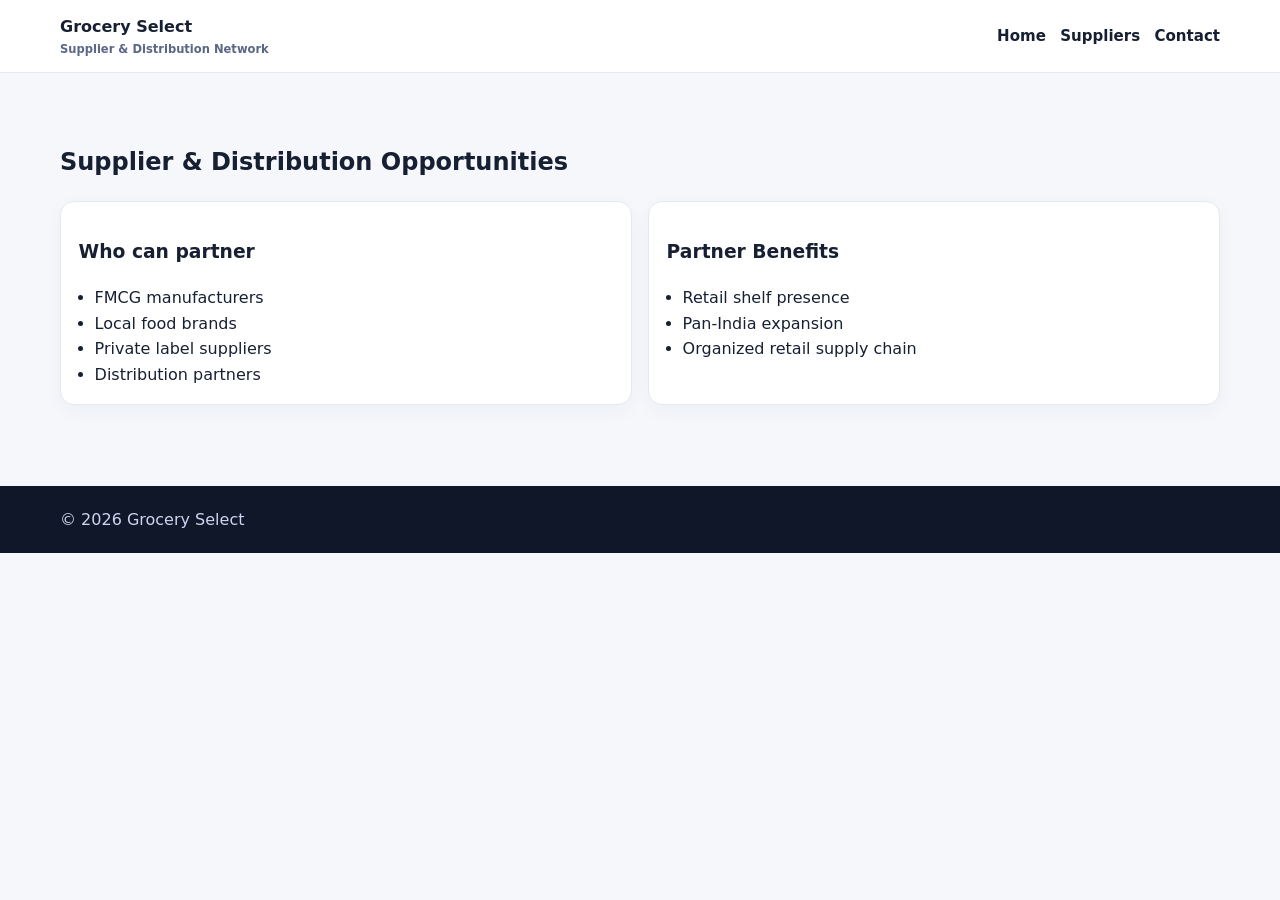
<file: suppliers.html>
<!doctype html><html lang="en"><head><meta charset="UTF-8"/><meta name="viewport" content="width=device-width, initial-scale=1.0"/><title>Supplier & Distribution | Grocery Select</title><link rel="stylesheet" href="styles.css"/></head><body>
<header class="site-header"><div class="container nav-wrap"><div class="brand">Grocery Select <small>Supplier & Distribution Network</small></div><nav><a href="index.html">Home</a><a href="suppliers.html">Suppliers</a><a href="contact.html">Contact</a></nav></div></header>
<section class="section"><div class="container"><h1>Supplier & Distribution Opportunities</h1><div class="grid-2"><article class="card"><h3>Who can partner</h3><ul class="list"><li>FMCG manufacturers</li><li>Local food brands</li><li>Private label suppliers</li><li>Distribution partners</li></ul></article><article class="card"><h3>Partner Benefits</h3><ul class="list"><li>Retail shelf presence</li><li>Pan-India expansion</li><li>Organized retail supply chain</li></ul></article></div></div></section>
<footer class="footer"><div class="container">© <span id="year"></span> Grocery Select</div></footer><script src="script.js"></script></body></html>
</file>
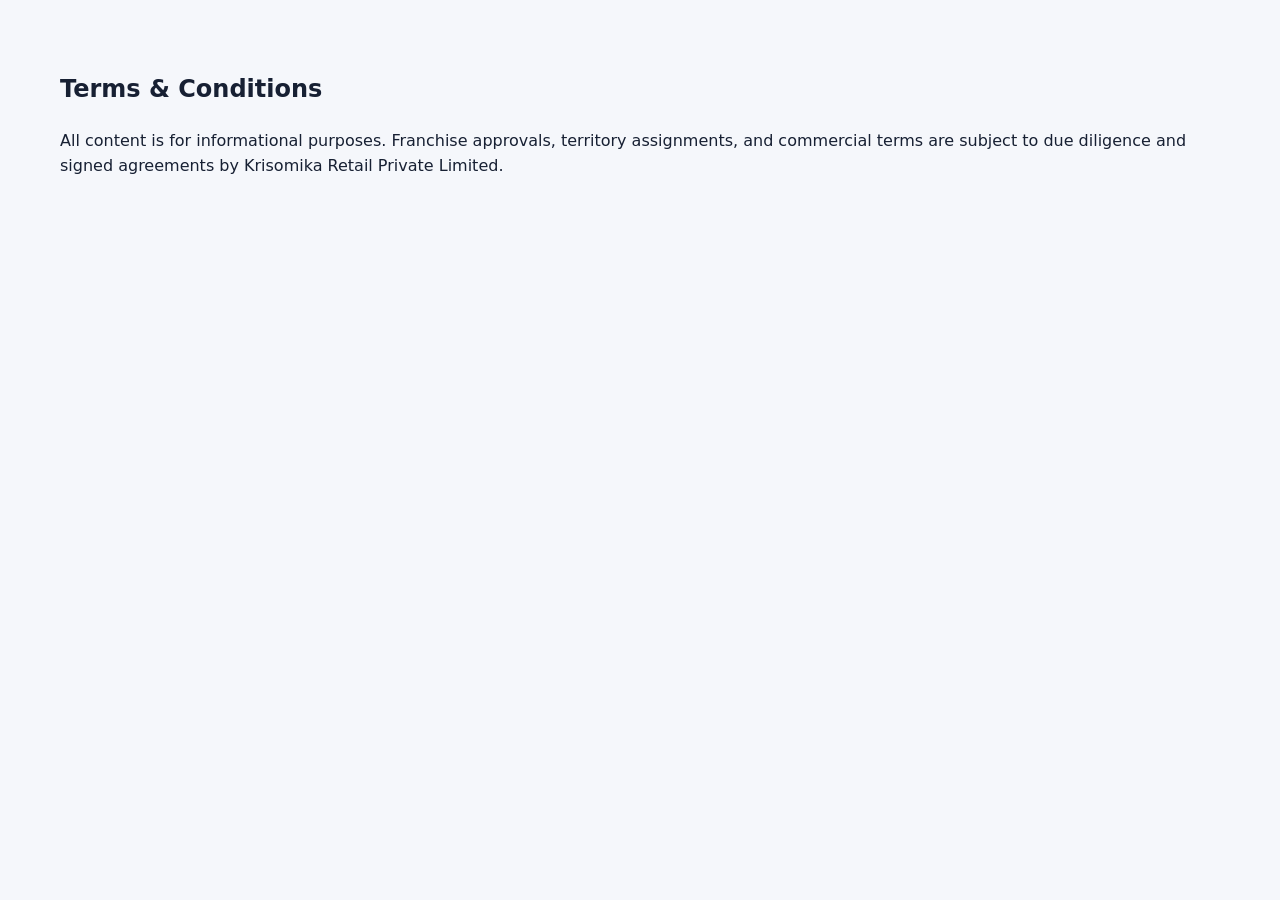
<file: terms.html>
<!doctype html><html lang="en"><head><meta charset="UTF-8"/><meta name="viewport" content="width=device-width, initial-scale=1.0"/><title>Terms & Conditions | Grocery Select</title><link rel="stylesheet" href="styles.css"/></head><body><section class="section"><div class="container"><h1>Terms & Conditions</h1><p>All content is for informational purposes. Franchise approvals, territory assignments, and commercial terms are subject to due diligence and signed agreements by Krisomika Retail Private Limited.</p></div></section></body></html>
</file>
<file: styles.css>
:root {
  --bg: #f5f7fb;
  --surface: #ffffff;
  --text: #172033;
  --muted: #5b6785;
  --brand: #0c7a43;
  --brand-dark: #075d32;
  --border: #e3e8f2;
}
* { box-sizing: border-box; }
body {
  margin: 0;
  font-family: Inter, system-ui, -apple-system, Segoe UI, Roboto, Arial, sans-serif;
  color: var(--text);
  background: var(--bg);
  line-height: 1.6;
}
.container { width: min(1160px, 92%); margin: 0 auto; }
.site-header { position: sticky; top: 0; z-index: 20; background: #fff; border-bottom: 1px solid var(--border); }
.nav-wrap { min-height: 72px; display: flex; align-items: center; justify-content: space-between; }
.brand { font-weight: 800; }
.brand small { color: var(--muted); display: block; font-size: .72rem; font-weight: 600; }
nav { display: flex; flex-wrap: wrap; gap: .9rem; justify-content: flex-end; }
nav a { text-decoration: none; color: var(--text); font-weight: 600; font-size: .94rem; }
nav a:hover { color: var(--brand); }
.hero {
  background: linear-gradient(120deg, rgba(12,122,67,.9), rgba(23,32,51,.85)),
    url('https://instorindia.com/assets/img/display-racks-instor-zenith.jpg') center/cover;
  color: #fff;
  padding: 5rem 0 4rem;
}
.hero h1 { font-size: clamp(2rem, 5vw, 3.4rem); margin: 0 0 .75rem; }
.hero p { max-width: 700px; margin: 0; }
.btn-row { margin-top: 1.4rem; display: flex; gap: .8rem; flex-wrap: wrap; }
.btn { display: inline-block; border-radius: 10px; padding: .8rem 1.1rem; text-decoration: none; font-weight: 700; }
.btn.primary { background: #fff; color: var(--brand-dark); }
.btn.secondary { background: rgba(255,255,255,.18); color: #fff; border: 1px solid rgba(255,255,255,.35); }
.section { padding: 3.1rem 0; }
.section h2 { margin-top: 0; font-size: 1.8rem; }
.section p.lead { color: var(--muted); margin-top: -.2rem; }
.grid-2, .grid-3, .grid-4 { display: grid; gap: 1rem; }
.grid-2 { grid-template-columns: repeat(2, 1fr); }
.grid-3 { grid-template-columns: repeat(3, 1fr); }
.grid-4 { grid-template-columns: repeat(4, 1fr); }
.card { background: var(--surface); border: 1px solid var(--border); border-radius: 14px; padding: 1rem 1.1rem; box-shadow: 0 6px 20px rgba(20,40,80,.04); }
.list { margin: 0; padding-left: 1rem; }
.band {
  background: linear-gradient(110deg,#0f1f3a,#173d87);
  color: #f4f7ff;
}
.table { width: 100%; border-collapse: collapse; background: #fff; border-radius: 12px; overflow: hidden; }
.table th, .table td { border: 1px solid var(--border); padding: .8rem; text-align: left; }
.gallery { display: grid; gap: .75rem; grid-template-columns: repeat(4, 1fr); }
.gallery img { width: 100%; height: 170px; object-fit: cover; border-radius: 10px; }
.footer { background: #0f1729; color: #cbd5ef; padding: 1.3rem 0; margin-top: 2rem; }
.footer a { color: #d8e5ff; text-decoration: none; margin-right: .7rem; }
.kpis { display: grid; gap: 1rem; grid-template-columns: repeat(3, 1fr); }
.kpi { background: #fff; border: 1px solid var(--border); border-radius: 12px; padding: 1rem; }
@media (max-width: 960px) {
  .grid-4 { grid-template-columns: repeat(2, 1fr); }
  .grid-3, .grid-2, .kpis, .gallery { grid-template-columns: 1fr; }
  nav { display: none; }
}
</file>
